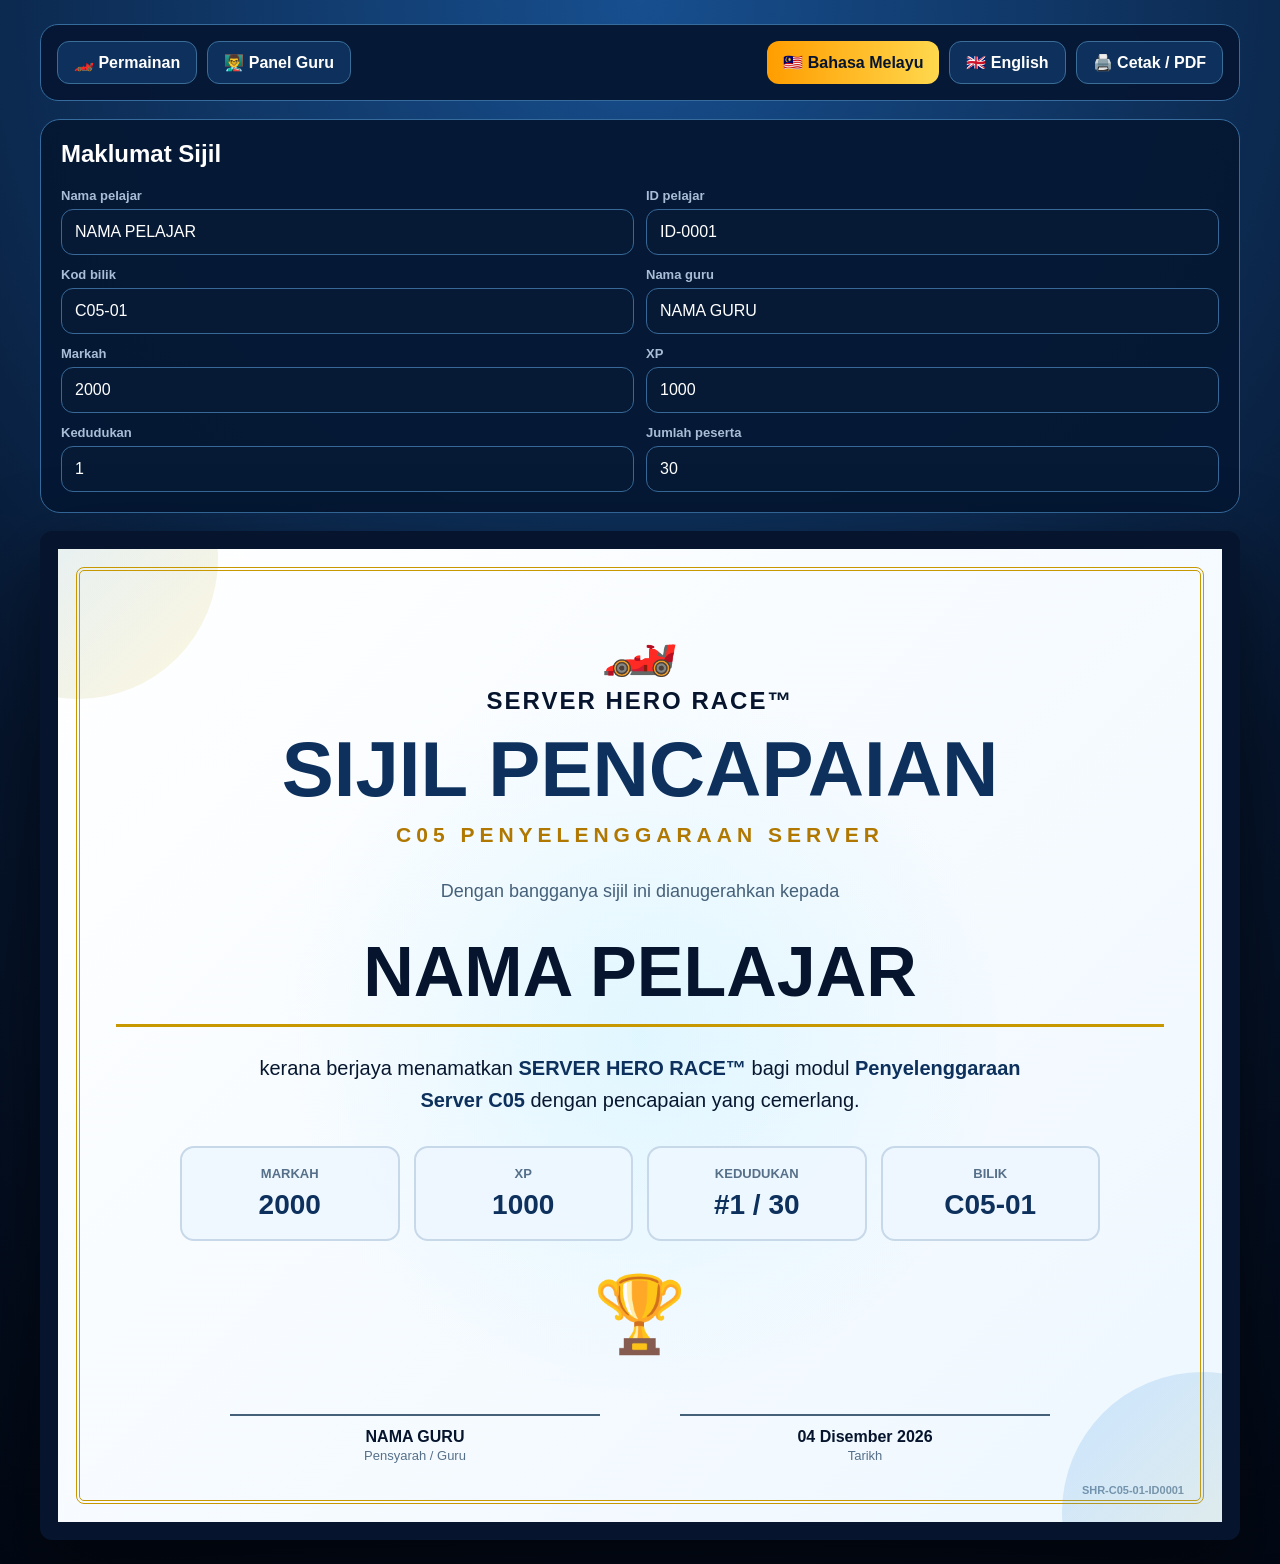
<file: certificate.html>
<!DOCTYPE html>
<html lang="ms">

<head>

    <meta charset="UTF-8">

    <meta
        name="viewport"
        content="width=device-width, initial-scale=1.0"
    >

    <meta
        name="theme-color"
        content="#06152d"
    >

    <title>
        SERVER HERO RACE™ — Sijil Pencapaian
    </title>


    <style>

        * {
            box-sizing: border-box;
        }


        :root {
            --dark: #020814;
            --navy: #06152d;
            --blue: #0d315c;
            --cyan: #4dd8ff;
            --yellow: #ffd84d;
            --orange: #ff9d00;
            --green: #35d978;
            --white: #ffffff;
            --muted: #a9bdd7;
        }


        body {
            min-height: 100vh;
            margin: 0;
            padding: 24px;
            display: grid;
            place-items: center;
            color: var(--white);
            font-family: Arial, Helvetica, sans-serif;
            background:
                radial-gradient(
                    circle at top,
                    #174f8f,
                    #06152d 58%,
                    #020814
                );
        }


        button,
        input {
            font: inherit;
        }


        button {
            cursor: pointer;
        }


        .page {
            width: min(1200px, 100%);
        }


        .toolbar {
            display: flex;
            justify-content: space-between;
            gap: 12px;
            flex-wrap: wrap;
            margin-bottom: 18px;
            padding: 16px;
            border: 1px solid #356b9d;
            border-radius: 18px;
            background: rgba(5, 23, 51, 0.95);
        }


        .toolbar-group {
            display: flex;
            gap: 10px;
            flex-wrap: wrap;
        }


        .toolbar button,
        .toolbar a {
            padding: 11px 16px;
            color: var(--white);
            font-weight: 800;
            text-decoration: none;
            border: 1px solid #3b6d99;
            border-radius: 12px;
            background: #0d315c;
        }


        .toolbar button:hover,
        .toolbar a:hover {
            border-color: var(--yellow);
        }


        .primary {
            color: #06152d !important;
            border: none !important;
            background:
                linear-gradient(
                    90deg,
                    var(--orange),
                    var(--yellow)
                ) !important;
        }


        .form-panel {
            margin-bottom: 18px;
            padding: 20px;
            border: 1px solid #356b9d;
            border-radius: 20px;
            background: rgba(5, 23, 51, 0.96);
        }


        .form-panel h2 {
            margin-top: 0;
        }


        .form-grid {
            display: grid;
            grid-template-columns:
                repeat(2, minmax(0, 1fr));
            gap: 12px;
        }


        .form-field label {
            display: block;
            margin-bottom: 6px;
            color: var(--muted);
            font-size: 13px;
            font-weight: 700;
        }


        .form-field input {
            width: 100%;
            padding: 13px;
            color: var(--white);
            border: 1px solid #376897;
            border-radius: 12px;
            outline: none;
            background: #071a35;
        }


        .certificate {
            position: relative;
            overflow: hidden;
            min-height: 760px;
            padding: 58px;
            color: #07172f;
            border: 18px solid #06152d;
            border-radius: 12px;
            background:
                radial-gradient(
                    circle at center,
                    rgba(77, 216, 255, 0.13),
                    transparent 48%
                ),
                linear-gradient(
                    135deg,
                    #ffffff,
                    #eef7ff
                );
            box-shadow:
                0 28px 80px rgba(0, 0, 0, 0.55);
        }


        .certificate::before,
        .certificate::after {
            content: "";
            position: absolute;
            width: 280px;
            height: 280px;
            border-radius: 50%;
            background:
                linear-gradient(
                    135deg,
                    rgba(25, 140, 255, 0.18),
                    rgba(255, 216, 77, 0.18)
                );
        }


        .certificate::before {
            top: -130px;
            left: -120px;
        }


        .certificate::after {
            right: -120px;
            bottom: -130px;
        }


        .inner-border {
            position: absolute;
            inset: 18px;
            pointer-events: none;
            border: 4px double #c79800;
            border-radius: 8px;
        }


        .certificate-content {
            position: relative;
            z-index: 2;
            text-align: center;
        }


        .brand {
            margin-bottom: 15px;
            color: #06152d;
            font-size: 24px;
            font-weight: 900;
            letter-spacing: 2px;
        }


        .brand-icon {
            display: block;
            margin-bottom: 8px;
            font-size: 62px;
        }


        .certificate-title {
            margin: 8px 0;
            color: #0d315c;
            font-size: clamp(42px, 7vw, 78px);
            line-height: 1;
            text-transform: uppercase;
        }


        .certificate-subtitle {
            margin: 15px 0 34px;
            color: #b07800;
            font-size: 21px;
            font-weight: 800;
            letter-spacing: 5px;
        }


        .presented {
            margin: 0;
            color: #456079;
            font-size: 18px;
        }


        .student-name {
            margin: 18px auto;
            padding: 12px 20px;
            color: #06152d;
            font-size: clamp(38px, 6vw, 70px);
            font-weight: 900;
            border-bottom: 3px solid #c79800;
        }


        .achievement-text {
            max-width: 820px;
            margin: 25px auto;
            font-size: 20px;
            line-height: 1.6;
        }


        .achievement-text strong {
            color: #0d315c;
        }


        .certificate-stats {
            display: grid;
            grid-template-columns:
                repeat(4, minmax(0, 1fr));
            gap: 14px;
            max-width: 920px;
            margin: 30px auto;
        }


        .stat {
            padding: 18px 10px;
            border: 2px solid #c7d8e9;
            border-radius: 14px;
            background: rgba(238, 247, 255, 0.88);
        }


        .stat span {
            display: block;
            color: #567089;
            font-size: 13px;
            font-weight: 800;
            text-transform: uppercase;
        }


        .stat strong {
            display: block;
            margin-top: 8px;
            color: #0d315c;
            font-size: 28px;
        }


        .award {
            margin: 28px auto;
            font-size: 75px;
        }


        .signatures {
            display: grid;
            grid-template-columns:
                repeat(2, minmax(0, 1fr));
            gap: 80px;
            max-width: 820px;
            margin: 55px auto 0;
        }


        .signature {
            padding-top: 12px;
            border-top: 2px solid #456079;
        }


        .signature strong {
            display: block;
            color: #06152d;
        }


        .signature span {
            color: #567089;
            font-size: 13px;
        }


        .certificate-code {
            position: absolute;
            right: 38px;
            bottom: 26px;
            color: #7790a8;
            font-size: 11px;
            font-weight: 700;
        }


        @media (max-width: 780px) {

            body {
                padding: 8px;
            }


            .form-grid,
            .certificate-stats,
            .signatures {
                grid-template-columns: 1fr;
            }


            .certificate {
                min-height: auto;
                padding: 42px 24px 70px;
                border-width: 10px;
            }


            .signatures {
                gap: 50px;
            }


            .certificate-code {
                right: 18px;
            }
        }


        @media print {

            body {
                padding: 0;
                background: #ffffff;
            }


            .toolbar,
            .form-panel {
                display: none !important;
            }


            .page {
                width: 100%;
            }


            .certificate {
                width: 100%;
                min-height: 100vh;
                border-radius: 0;
                box-shadow: none;
                page-break-inside: avoid;
            }
        }

    </style>

</head>


<body>

<div class="page">


    <div class="toolbar">

        <div class="toolbar-group">

            <a href="index.html">
                🏎️ Permainan
            </a>

            <a href="teacher.html">
                👨‍🏫 Panel Guru
            </a>

        </div>


        <div class="toolbar-group">

            <button
                id="bmBtn"
                type="button"
                class="primary"
            >
                🇲🇾 Bahasa Melayu
            </button>

            <button
                id="enBtn"
                type="button"
            >
                🇬🇧 English
            </button>

            <button
                id="printBtn"
                type="button"
            >
                🖨️ Cetak / PDF
            </button>

        </div>

    </div>



    <section class="form-panel">

        <h2>
            Maklumat Sijil
        </h2>


        <div class="form-grid">

            <div class="form-field">

                <label>
                    Nama pelajar
                </label>

                <input
                    id="nameInput"
                    type="text"
                    value="NAMA PELAJAR"
                >

            </div>


            <div class="form-field">

                <label>
                    ID pelajar
                </label>

                <input
                    id="idInput"
                    type="text"
                    value="ID-0001"
                >

            </div>


            <div class="form-field">

                <label>
                    Kod bilik
                </label>

                <input
                    id="roomInput"
                    type="text"
                    value="C05-01"
                >

            </div>


            <div class="form-field">

                <label>
                    Nama guru
                </label>

                <input
                    id="teacherInput"
                    type="text"
                    value="NAMA GURU"
                >

            </div>


            <div class="form-field">

                <label>
                    Markah
                </label>

                <input
                    id="scoreInput"
                    type="number"
                    value="2000"
                >

            </div>


            <div class="form-field">

                <label>
                    XP
                </label>

                <input
                    id="xpInput"
                    type="number"
                    value="1000"
                >

            </div>


            <div class="form-field">

                <label>
                    Kedudukan
                </label>

                <input
                    id="rankInput"
                    type="number"
                    value="1"
                    min="1"
                >

            </div>


            <div class="form-field">

                <label>
                    Jumlah peserta
                </label>

                <input
                    id="totalInput"
                    type="number"
                    value="30"
                    min="1"
                >

            </div>

        </div>

    </section>



    <article
        id="certificate"
        class="certificate"
    >

        <div class="inner-border">
        </div>


        <div class="certificate-content">

            <div class="brand">

                <span class="brand-icon">
                    🏎️
                </span>

                SERVER HERO RACE™

            </div>


            <h1
                id="certificateTitle"
                class="certificate-title"
            >
                SIJIL PENCAPAIAN
            </h1>


            <div
                id="certificateSubtitle"
                class="certificate-subtitle"
            >
                C05 SERVER MAINTENANCE
            </div>


            <p
                id="presentedText"
                class="presented"
            >
                Dengan bangganya sijil ini dianugerahkan kepada
            </p>


            <div
                id="studentName"
                class="student-name"
            >
                NAMA PELAJAR
            </div>


            <p
                id="achievementText"
                class="achievement-text"
            >
                kerana berjaya menamatkan
                <strong>SERVER HERO RACE™</strong>
                bagi modul
                <strong>Penyelenggaraan Server C05</strong>
                dengan pencapaian yang cemerlang.
            </p>


            <div class="certificate-stats">

                <div class="stat">

                    <span id="scoreLabel">
                        Markah
                    </span>

                    <strong id="certificateScore">
                        2000
                    </strong>

                </div>


                <div class="stat">

                    <span>
                        XP
                    </span>

                    <strong id="certificateXp">
                        1000
                    </strong>

                </div>


                <div class="stat">

                    <span id="rankLabel">
                        Kedudukan
                    </span>

                    <strong id="certificateRank">
                        #1
                    </strong>

                </div>


                <div class="stat">

                    <span id="roomLabel">
                        Bilik
                    </span>

                    <strong id="certificateRoom">
                        C05-01
                    </strong>

                </div>

            </div>


            <div
                id="awardIcon"
                class="award"
            >
                🏆
            </div>


            <div class="signatures">

                <div class="signature">

                    <strong id="teacherName">
                        NAMA GURU
                    </strong>

                    <span id="teacherLabel">
                        Pensyarah / Guru
                    </span>

                </div>


                <div class="signature">

                    <strong id="certificateDate">
                        -
                    </strong>

                    <span id="dateLabel">
                        Tarikh
                    </span>

                </div>

            </div>

        </div>


        <div
            id="certificateCode"
            class="certificate-code"
        >
            SHR-C05-0001
        </div>

    </article>

</div>



<script>

const C = {

    lang: "ms",


    init() {

        this.loadQueryData();

        this.bindInputs();

        this.setLanguage("ms");

        this.update();


        document
            .getElementById("bmBtn")
            .onclick = () => {

                this.setLanguage("ms");
            };


        document
            .getElementById("enBtn")
            .onclick = () => {

                this.setLanguage("en");
            };


        document
            .getElementById("printBtn")
            .onclick = () => {

                window.print();
            };
    },


    loadQueryData() {

        const params =
            new URLSearchParams(
                window.location.search
            );


        const mappings = {

            name:
                "nameInput",

            id:
                "idInput",

            room:
                "roomInput",

            teacher:
                "teacherInput",

            score:
                "scoreInput",

            xp:
                "xpInput",

            rank:
                "rankInput",

            total:
                "totalInput"
        };


        Object.entries(mappings)

            .forEach(

                ([parameter, elementId]) => {

                    const value =
                        params.get(parameter);


                    if (value !== null) {

                        document
                            .getElementById(elementId)
                            .value = value;
                    }
                }
            );


        const language =
            params.get("lang");


        if (
            language === "en"
        ) {

            this.lang = "en";
        }
    },


    bindInputs() {

        document

            .querySelectorAll(
                ".form-panel input"
            )

            .forEach(

                input => {

                    input.addEventListener(

                        "input",

                        () => this.update()
                    );
                }
            );
    },


    setLanguage(language) {

        this.lang =
            language === "en"
                ? "en"
                : "ms";


        document
            .documentElement
            .lang = this.lang;


        bmBtn.classList.toggle(
            "primary",
            this.lang === "ms"
        );


        enBtn.classList.toggle(
            "primary",
            this.lang === "en"
        );


        if (
            this.lang === "ms"
        ) {

            certificateTitle.textContent =
                "SIJIL PENCAPAIAN";


            certificateSubtitle.textContent =
                "C05 PENYELENGGARAAN SERVER";


            presentedText.textContent =
                "Dengan bangganya sijil ini dianugerahkan kepada";


            achievementText.innerHTML = `

                kerana berjaya menamatkan

                <strong>
                    SERVER HERO RACE™
                </strong>

                bagi modul

                <strong>
                    Penyelenggaraan Server C05
                </strong>

                dengan pencapaian yang cemerlang.

            `;


            scoreLabel.textContent =
                "Markah";


            rankLabel.textContent =
                "Kedudukan";


            roomLabel.textContent =
                "Bilik";


            teacherLabel.textContent =
                "Pensyarah / Guru";


            dateLabel.textContent =
                "Tarikh";


            printBtn.textContent =
                "🖨️ Cetak / PDF";

        } else {

            certificateTitle.textContent =
                "CERTIFICATE OF ACHIEVEMENT";


            certificateSubtitle.textContent =
                "C05 SERVER MAINTENANCE";


            presentedText.textContent =
                "This certificate is proudly presented to";


            achievementText.innerHTML = `

                for successfully completing

                <strong>
                    SERVER HERO RACE™
                </strong>

                for the

                <strong>
                    C05 Server Maintenance Module
                </strong>

                with excellent achievement.

            `;


            scoreLabel.textContent =
                "Score";


            rankLabel.textContent =
                "Position";


            roomLabel.textContent =
                "Room";


            teacherLabel.textContent =
                "Lecturer / Teacher";


            dateLabel.textContent =
                "Date";


            printBtn.textContent =
                "🖨️ Print / PDF";
        }


        this.update();
    },


    update() {

        const name =
            nameInput.value.trim() ||
            "NAMA PELAJAR";


        const studentId =
            idInput.value.trim() ||
            "ID-0001";


        const room =
            roomInput.value.trim()
                .toUpperCase() ||
            "C05-01";


        const teacher =
            teacherInput.value.trim() ||
            "NAMA GURU";


        const score =
            Number(scoreInput.value) || 0;


        const xp =
            Number(xpInput.value) || 0;


        const rank =
            Math.max(
                1,
                Number(rankInput.value) || 1
            );


        const total =
            Math.max(
                1,
                Number(totalInput.value) || 1
            );


        studentName.textContent =
            name.toUpperCase();


        certificateScore.textContent =
            score;


        certificateXp.textContent =
            xp;


        certificateRank.textContent =
            `#${rank} / ${total}`;


        certificateRoom.textContent =
            room;


        teacherName.textContent =
            teacher.toUpperCase();


        certificateDate.textContent =

            new Date().toLocaleDateString(

                this.lang === "ms"
                    ? "ms-MY"
                    : "en-GB",

                {
                    day:
                        "2-digit",

                    month:
                        "long",

                    year:
                        "numeric"
                }
            );


        awardIcon.textContent =

            rank === 1
                ? "🏆"

                : rank === 2
                ? "🥈"

                : rank === 3
                ? "🥉"

                : "🎓";


        const safeId =

            studentId

                .toUpperCase()

                .replace(
                    /[^A-Z0-9]/g,
                    ""
                )

                .slice(0, 12);


        certificateCode.textContent =

            `SHR-${room}-${safeId || "0001"}`;
    }

};


document.addEventListener(

    "DOMContentLoaded",

    () => C.init()
);

</script>


</body>

</html>
</file>
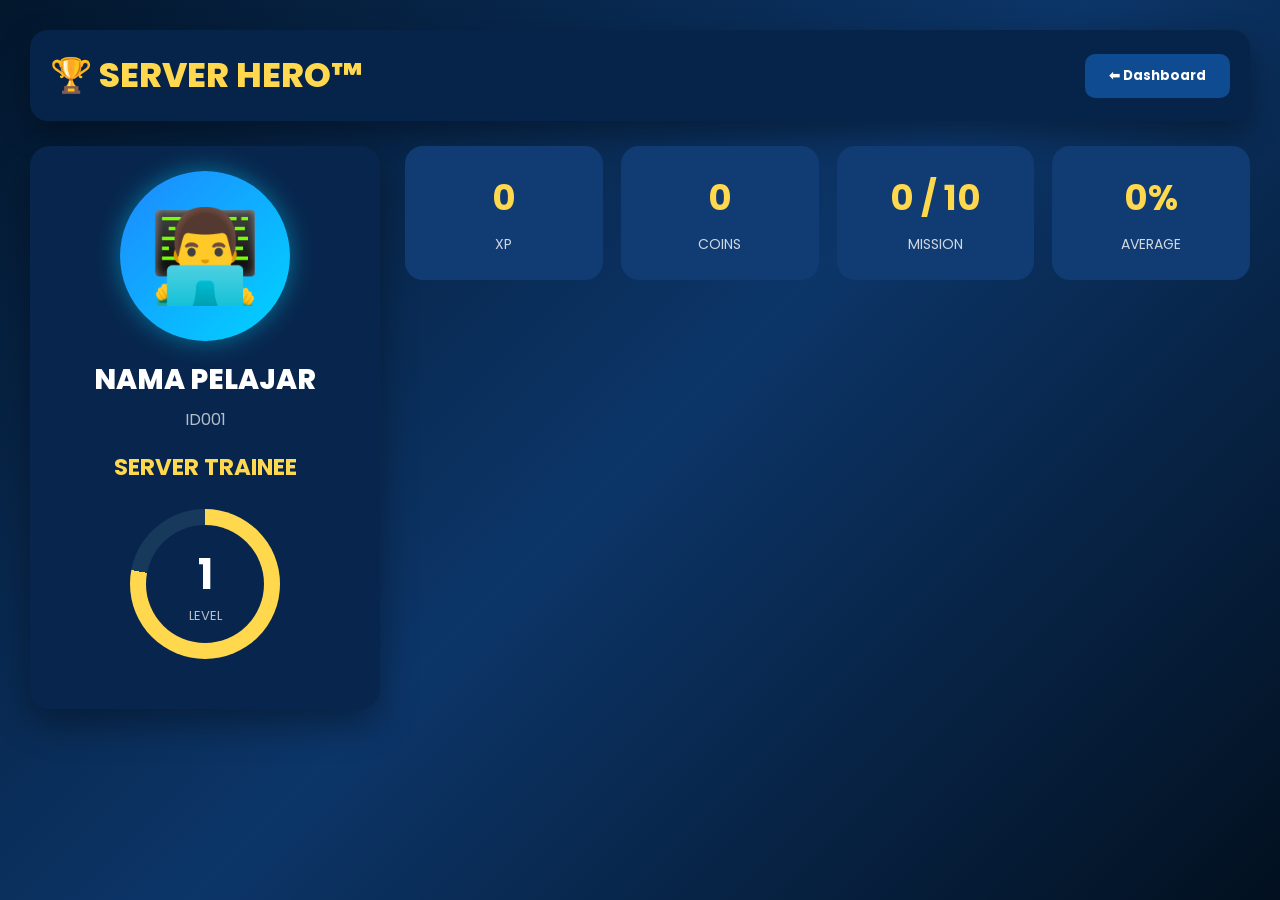
<file: student-profile.html>
<!DOCTYPE html>
<html lang="ms">

<head>

<meta charset="UTF-8">

<meta name="viewport"
content="width=device-width,initial-scale=1.0">

<title>
SERVER HERO™
Student Profile
</title>

<link rel="preconnect"
href="https://fonts.googleapis.com">

<link rel="preconnect"
href="https://fonts.gstatic.com"
crossorigin>

<link href="https://fonts.googleapis.com/css2?family=Poppins:wght@300;400;600;700;800&display=swap"
rel="stylesheet">

<style>

*{
margin:0;
padding:0;
box-sizing:border-box;
font-family:'Poppins',sans-serif;
}

body{

background:
linear-gradient(
135deg,
#03172d,
#0c3568,
#02101f);

color:white;

min-height:100vh;

padding:30px;

}

.container{

max-width:1450px;
margin:auto;

}

.header{

display:flex;
justify-content:space-between;
align-items:center;

background:#06244a;

padding:20px;

border-radius:18px;

margin-bottom:25px;

box-shadow:
0 12px 30px rgba(0,0,0,.35);

}

.logo{

font-size:34px;
font-weight:800;

color:#FFD84D;

}

.backBtn{

padding:12px 24px;

background:#0E4B90;

border:none;

border-radius:10px;

color:white;

cursor:pointer;

font-weight:700;

}

.profileGrid{

display:grid;

grid-template-columns:

350px
1fr;

gap:25px;

}

.card{

background:#08264d;

border-radius:20px;

padding:25px;

box-shadow:

0 15px 35px rgba(0,0,0,.35);

}

.avatar{

width:170px;

height:170px;

margin:auto;

border-radius:50%;

display:flex;

justify-content:center;

align-items:center;

font-size:90px;

background:

linear-gradient(

135deg,

#1e88ff,

#00d4ff);

box-shadow:

0 0 25px

rgba(0,212,255,.45);

}

.studentName{

margin-top:18px;

text-align:center;

font-size:28px;

font-weight:800;

}

.studentID{

text-align:center;

margin-top:6px;

opacity:.7;

}

.rank{

margin-top:18px;

text-align:center;

font-size:23px;

font-weight:700;

color:#FFD84D;

}

.levelCircle{

width:150px;

height:150px;

border-radius:50%;

margin:25px auto;

background:

conic-gradient(

#FFD84D 78%,

#17395c 0);

display:flex;

justify-content:center;

align-items:center;

}

.levelInner{

width:118px;

height:118px;

border-radius:50%;

background:#08264d;

display:flex;

justify-content:center;

align-items:center;

flex-direction:column;

}

.levelInner h1{

font-size:42px;

}

.levelInner span{

font-size:13px;

opacity:.7;

}

.rightPanel{

display:flex;

flex-direction:column;

gap:25px;

}

.stats{

display:grid;

grid-template-columns:

repeat(4,1fr);

gap:18px;

}

.stat{

background:#103c73;

padding:25px;

border-radius:18px;

text-align:center;

}

.stat h2{

font-size:35px;

margin-bottom:10px;

color:#FFD84D;

}

.stat p{

opacity:.8;

font-size:14px;

}

.sectionTitle{

font-size:24px;

font-weight:800;

margin-bottom:20px;

}

</style>

</head>

<body>

<div class="container">

<div class="header">

<div class="logo">

🏆 SERVER HERO™

</div>

<button
class="backBtn"
onclick="location.href='index.html'">

⬅ Dashboard

</button>

</div>

<div class="profileGrid">

<div class="card">

<div
class="avatar"
id="avatar">

👨‍💻

</div>

<div
class="studentName"
id="studentName">

NAMA PELAJAR

</div>

<div
class="studentID"
id="studentID">

ID001

</div>

<div
class="rank"
id="rank">

SERVER HERO

</div>

<div class="levelCircle">

<div
class="levelInner">

<h1 id="level">

8

</h1>

<span>

LEVEL

</span>

</div>

</div>

</div>

<div class="rightPanel">

<div class="stats">

<div class="stat">

<h2 id="xp">

1250

</h2>

<p>

XP

</p>

</div>

<div class="stat">

<h2 id="coins">

580

</h2>

<p>

COINS

</p>

</div>

<div class="stat">

<h2 id="mission">

8 / 10

</h2>

<p>

MISSION

</p>

</div>

<div class="stat">

<h2 id="average">

94%

</h2>

<p>

AVERAGE

</p>

</div>

</div>

  <script>

const PROFILE = {

student: {

name: "NAMA PELAJAR",

id: "ID001",

avatar: "👨‍💻",

xp: 0,

coins: 0,

completedMission: 0,

totalMission: 10,

average: 0,

correctAnswers: 0,

wrongAnswers: 0,

fastAnswers: 0,

bestRank: 0,

badges: []

},


init() {

this.loadStudentData();

this.renderProfile();

},


loadStudentData() {

const params = new URLSearchParams(

window.location.search

);


const localSources = [

"serverHeroStudent",

"serverHeroProfile",

"student",

"playerData",

"serverHeroState"

];


let savedData = {};


for (

const key of localSources

) {

try {

const raw = localStorage.getItem(key);


if (!raw) {

continue;

}


const parsed = JSON.parse(raw);


if (

parsed &&
typeof parsed === "object"

) {

savedData = {

...savedData,

...parsed,

...(parsed.student || {}),

...(parsed.player || {})

};

}

} catch (error) {

console.warn(

`Data ${key} tidak dapat dibaca.`,

error

);

}

}


this.student = {

...this.student,

...savedData

};


if (params.get("name")) {

this.student.name =

params.get("name");

}


if (params.get("id")) {

this.student.id =

params.get("id");

}


if (params.get("avatar")) {

this.student.avatar =

params.get("avatar");

}


if (params.get("xp")) {

this.student.xp =

Number(

params.get("xp")

) || 0;

}


if (params.get("coins")) {

this.student.coins =

Number(

params.get("coins")

) || 0;

}


if (params.get("mission")) {

this.student.completedMission =

Number(

params.get("mission")

) || 0;

}


if (params.get("total")) {

this.student.totalMission =

Number(

params.get("total")

) || 10;

}


if (params.get("average")) {

this.student.average =

Number(

params.get("average")

) || 0;

}


if (params.get("rank")) {

this.student.bestRank =

Number(

params.get("rank")

) || 0;

}


this.student.name =

this.student.name ||

this.student.studentName ||

this.student.playerName ||

"NAMA PELAJAR";


this.student.id =

this.student.id ||

this.student.studentId ||

this.student.playerId ||

"ID001";


this.student.avatar =

this.student.avatar ||

"👨‍💻";


this.student.xp =

Number(

this.student.xp ||

this.student.totalXP

) || 0;


this.student.coins =

Number(

this.student.coins ||

this.student.coin

) || 0;


this.student.completedMission =

Number(

this.student.completedMission ||

this.student.completed ||

this.student.missionCompleted ||

this.student.progress

) || 0;


this.student.totalMission =

Number(

this.student.totalMission ||

this.student.totalMissions

) || 10;


this.student.average =

Number(

this.student.average ||

this.student.averageScore ||

this.student.score

) || 0;


this.student.correctAnswers =

Number(

this.student.correctAnswers ||

this.student.correctCount

) || 0;


this.student.wrongAnswers =

Number(

this.student.wrongAnswers ||

this.student.wrongCount

) || 0;


this.student.fastAnswers =

Number(

this.student.fastAnswers ||

this.student.fastCount

) || 0;


this.student.bestRank =

Number(

this.student.bestRank ||

this.student.ranking ||

this.student.position

) || 0;


if (

!Array.isArray(

this.student.badges

)

) {

this.student.badges = [];

}

},


calculateLevel() {

return 1 +

Math.floor(

this.student.xp / 500

);

},


calculateRank(level) {

if (level >= 10) {

return "ULTIMATE SERVER HERO";

}


if (level >= 7) {

return "SERVER HERO";

}


if (level >= 5) {

return "SERVER SPECIALIST";

}


if (level >= 3) {

return "SERVER TECHNICIAN";

}


return "SERVER TRAINEE";

},


calculateProgress() {

const total =

Math.max(

1,

this.student.totalMission

);


return Math.min(

100,

Math.round(

this.student.completedMission /

total *

100

)

);

},


calculateLevelProgress() {

const xpInsideLevel =

this.student.xp % 500;


return Math.round(

xpInsideLevel /

500 *

100

);

},


progressStatus(progress) {

if (progress >= 100) {

return "SEMPURNA";

}


if (progress >= 80) {

return "CEMERLANG";

}


if (progress >= 60) {

return "BAIK";

}


if (progress >= 30) {

return "SEDANG MAJU";

}


return "BARU BERMULA";

},


rankText() {

const rank =

this.student.bestRank;


if (!rank) {

return "Belum Direkodkan";

}


if (rank === 1) {

return "Tempat Pertama";

}


if (rank === 2) {

return "Tempat Kedua";

}


if (rank === 3) {

return "Tempat Ketiga";

}


return `Tempat Ke-${rank}`;

},


hasBadge(

badgeName

) {

const badges =

this.student.badges.map(

badge =>

String(

typeof badge === "object"

? badge.id ||

badge.name ||

badge.title

: badge

).toLowerCase()

);


return badges.includes(

String(

badgeName

).toLowerCase()

);

},


renderBadges() {

const badgeDefinitions = [

{

id: "first-mission",

icon: "🚀",

title: "First Mission",

description:

"Selesaikan misi pertama",

unlocked:

this.student.completedMission >= 1

},


{

id: "speed-hero",

icon: "⚡",

title: "Speed Hero",

description:

"Jawab dengan pantas",

unlocked:

this.student.fastAnswers >= 5

},


{

id: "perfect-score",

icon: "🎯",

title: "Perfect Score",

description:

"Dapatkan markah penuh",

unlocked:

this.student.average >= 100

},


{

id: "server-master",

icon: "👑",

title: "Server Master",

description:

"Selesaikan semua misi",

unlocked:

this.student.completedMission >=

this.student.totalMission

},


{

id: "winning-streak",

icon: "🔥",

title: "Winning Streak",

description:

"Menang tiga kali berturut-turut",

unlocked:

Number(

this.student.winStreak

) >= 3

},


{

id: "ultimate-hero",

icon: "🏆",

title: "Ultimate Hero",

description:

"Capai tahap tertinggi",

unlocked:

this.calculateLevel() >= 10

}

];


badgeGrid.innerHTML =

badgeDefinitions

.map(

badge => {

const unlocked =

badge.unlocked ||

this.hasBadge(

badge.id

) ||

this.hasBadge(

badge.title

);


return `

<div class="badgeCard ${
unlocked
? "unlocked"
: "locked"
}">

<div class="badgeIcon">

${badge.icon}

</div>

<h3>

${badge.title}

</h3>

<p>

${badge.description}

</p>

<span>

${
unlocked
? "UNLOCKED"
: "LOCKED"
}

</span>

</div>

`;

}

)

.join("");

},


renderActivities() {

const activities =

Array.isArray(

this.student.activities

)

? this.student.activities

: [];


if (!activities.length) {

activityList.innerHTML = `

<div class="activityItem">

<div class="activityIcon">

👤

</div>

<div class="activityContent">

<h3>

Profil Pelajar Dibuka

</h3>

<p>

Teruskan misi untuk mengumpul XP, coin dan badge.

</p>

</div>

<div class="activityTime">

Sekarang

</div>

</div>

`;

return;

}


activityList.innerHTML =

activities

.slice(

0,

6

)

.map(

activity => `

<div class="activityItem">

<div class="activityIcon">

${activity.icon || "✅"}

</div>

<div class="activityContent">

<h3>

${activity.title || "Aktiviti"}

</h3>

<p>

${activity.description || ""}

</p>

</div>

<div class="activityTime">

${activity.time || ""}

</div>

</div>

`

)

.join("");

},


renderProfile() {

const level =

this.calculateLevel();


const rankName =

this.calculateRank(level);


const progress =

this.calculateProgress();


const levelProgress =

this.calculateLevelProgress();


avatar.textContent =

this.student.avatar;


studentName.textContent =

this.student.name;


studentID.textContent =

this.student.id;


rank.textContent =

rankName;


document.getElementById(

"level"

).textContent = level;


xp.textContent =

this.student.xp.toLocaleString();


coins.textContent =

this.student.coins.toLocaleString();


mission.textContent =

`${this.student.completedMission} / ${this.student.totalMission}`;


average.textContent =

`${this.student.average}%`;


progressText.textContent =

`${progress}%`;


progressFill.style.width =

`${progress}%`;


completedMission.textContent =

this.student.completedMission;


totalMission.textContent =

this.student.totalMission;


progressStatus.textContent =

this.progressStatus(

progress

);


bestRank.textContent =

this.rankText();


highestXP.textContent =

`${this.student.xp.toLocaleString()} XP`;


document.getElementById(

"correctAnswers"

).textContent =

`${this.student.correctAnswers} Soalan`;


document.getElementById(

"fastAnswers"

).textContent =

`${this.student.fastAnswers} Soalan`;


const levelCircle =

document.querySelector(

".levelCircle"

);


levelCircle.style.background = `

conic-gradient(

#FFD84D ${levelProgress}%,

#17395c 0

)

`;


this.renderBadges();

this.renderActivities();

}

};


document.addEventListener(

"DOMContentLoaded",

() => PROFILE.init()

);

</script>

</body>

</html>
</file>
